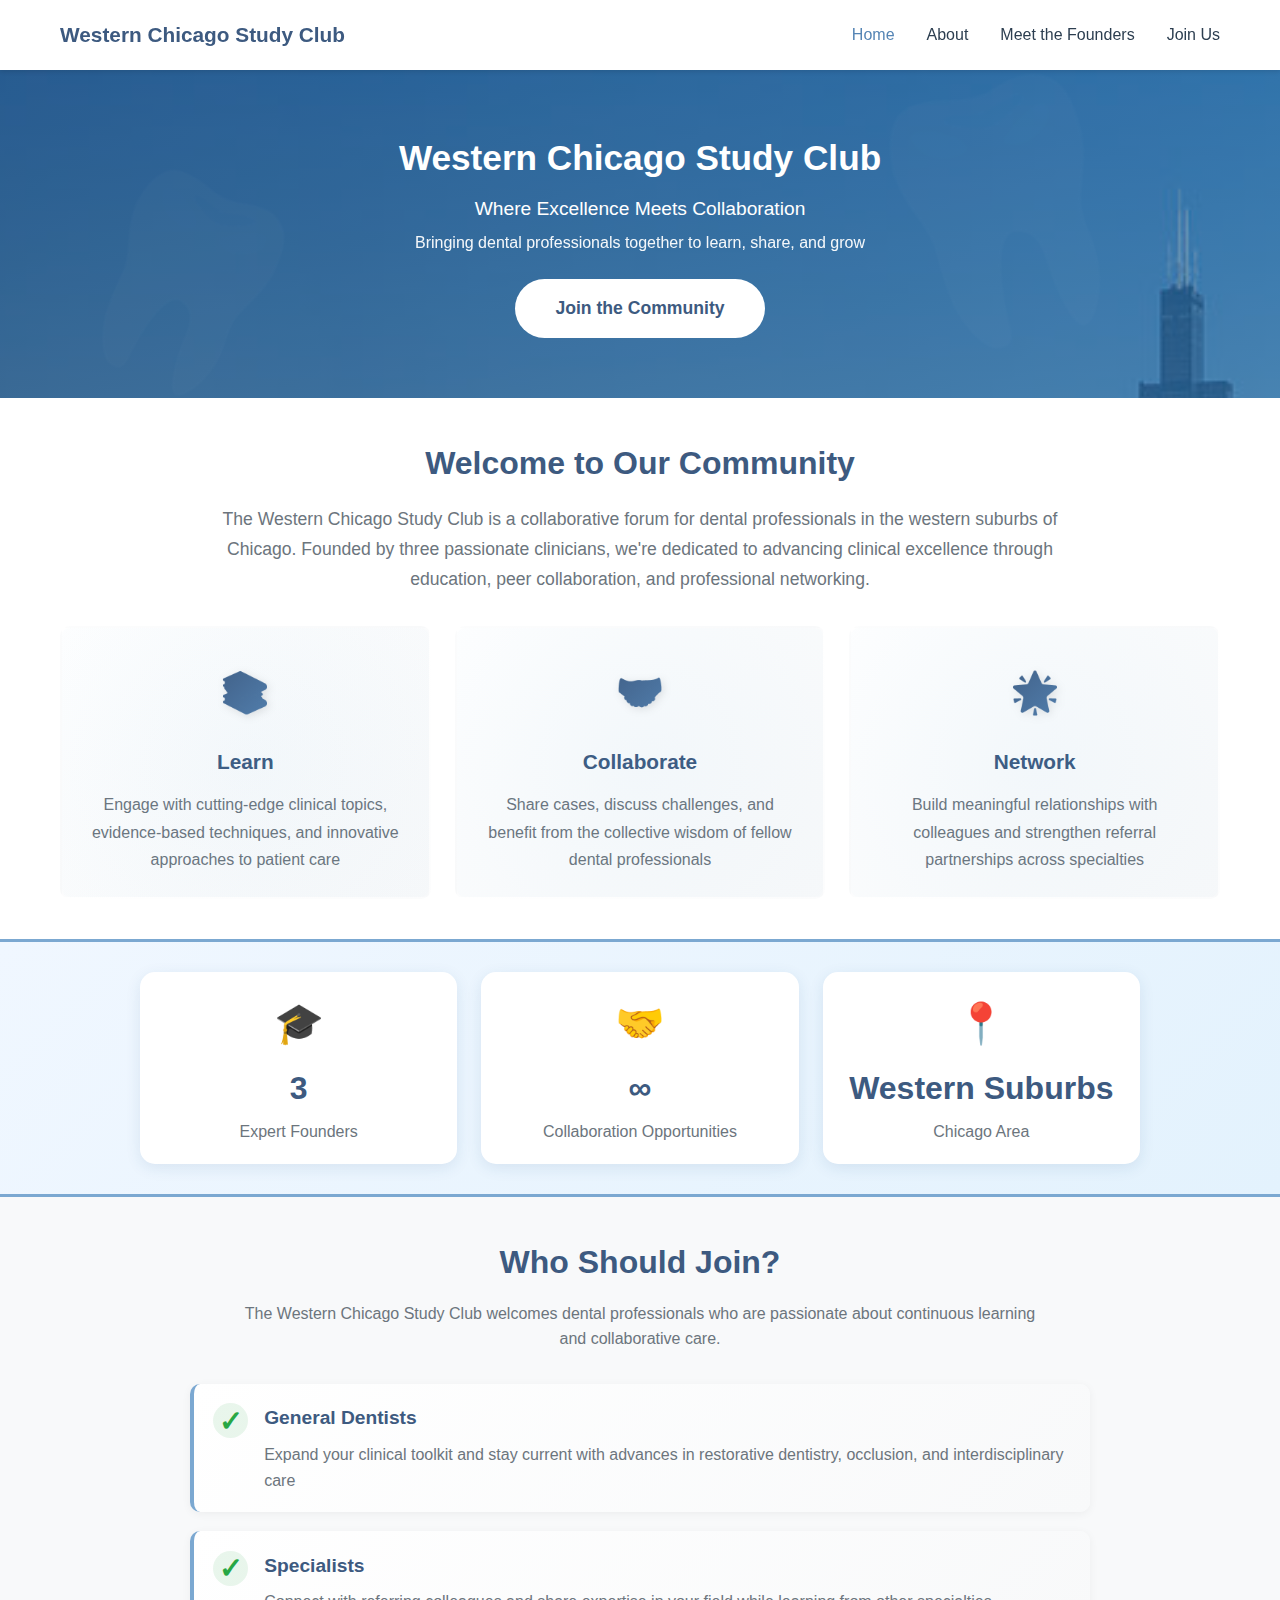
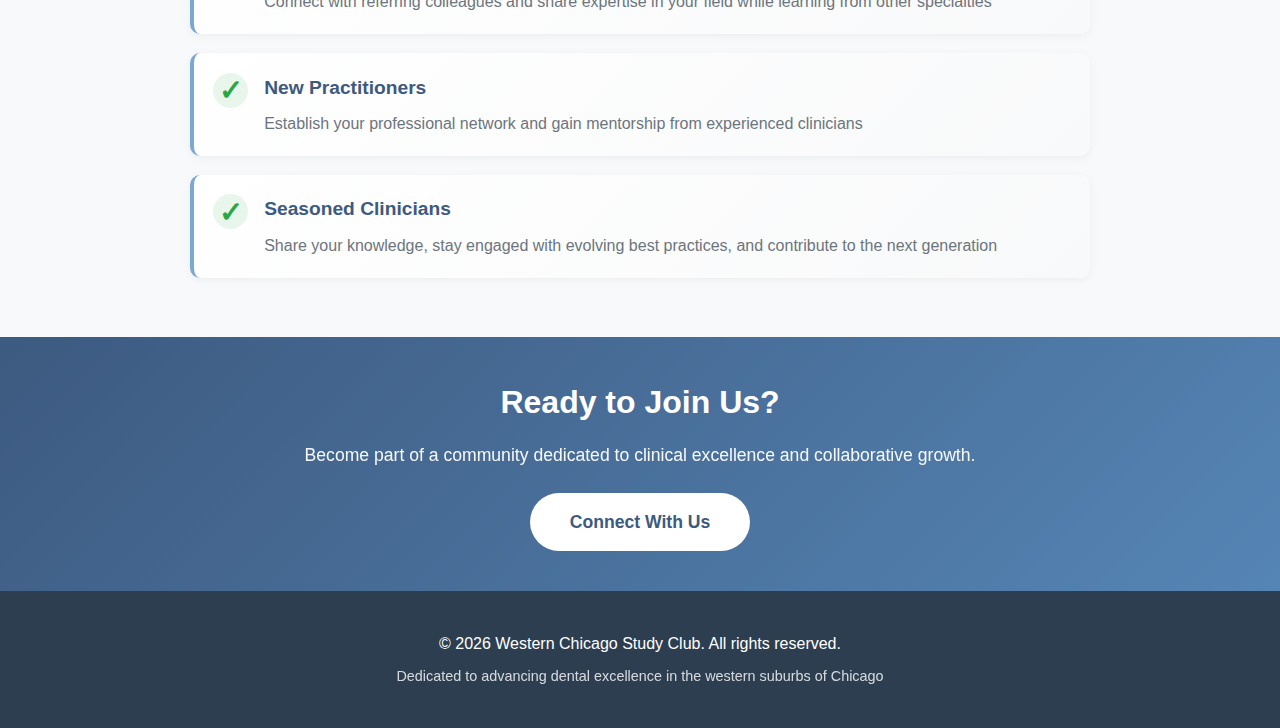
<file: index.html>
<!DOCTYPE html>
<html lang="en">
<head>
    <meta charset="UTF-8">
    <meta name="viewport" content="width=device-width, initial-scale=1.0">
    <title>Western Chicago Study Club - Learn, Collaborate, Network</title>
    <link rel="stylesheet" href="styles.css">
</head>
<body>
    <nav class="navbar">
        <div class="nav-container">
            <a href="index.html" class="logo">Western Chicago Study Club</a>
            <ul class="nav-menu">
                <li><a href="index.html" class="active">Home</a></li>
                <li><a href="about.html">About</a></li>
                <li><a href="founders.html">Meet the Founders</a></li>
                <li><a href="join.html">Join Us</a></li>
            </ul>
        </div>
    </nav>

    <section class="hero">
        <div class="hero-content">
            <h1>Western Chicago Study Club</h1>
            <p class="subtitle">Where Excellence Meets Collaboration</p>
            <p class="tagline">Bringing dental professionals together to learn, share, and grow</p>
            <a href="join.html" class="cta-button">Join the Community</a>
        </div>
    </section>

    <section class="intro">
        <div class="container">
            <h2>Welcome to Our Community</h2>
            <p class="lead">The Western Chicago Study Club is a collaborative forum for dental professionals in the western suburbs of Chicago. Founded by three passionate clinicians, we're dedicated to advancing clinical excellence through education, peer collaboration, and professional networking.</p>
            
            <div class="values-grid">
                <div class="value-card">
                    <div class="icon">📚</div>
                    <h3>Learn</h3>
                    <p>Engage with cutting-edge clinical topics, evidence-based techniques, and innovative approaches to patient care</p>
                </div>
                <div class="value-card">
                    <div class="icon">🤝</div>
                    <h3>Collaborate</h3>
                    <p>Share cases, discuss challenges, and benefit from the collective wisdom of fellow dental professionals</p>
                </div>
                <div class="value-card">
                    <div class="icon">🌟</div>
                    <h3>Network</h3>
                    <p>Build meaningful relationships with colleagues and strengthen referral partnerships across specialties</p>
                </div>
            </div>
        </div>
    </section>

    <section class="visual-banner">
        <div class="container">
            <div class="stats-row">
                <div class="stat-item">
                    <div class="stat-icon">🎓</div>
                    <div class="stat-number">3</div>
                    <div class="stat-label">Expert Founders</div>
                </div>
                <div class="stat-item">
                    <div class="stat-icon">🤝</div>
                    <div class="stat-number">∞</div>
                    <div class="stat-label">Collaboration Opportunities</div>
                </div>
                <div class="stat-item">
                    <div class="stat-icon">📍</div>
                    <div class="stat-number">Western Suburbs</div>
                    <div class="stat-label">Chicago Area</div>
                </div>
            </div>
        </div>
    </section>

    <section class="who-should-join">
        <div class="container">
            <h2>Who Should Join?</h2>
            <p class="section-intro">The Western Chicago Study Club welcomes dental professionals who are passionate about continuous learning and collaborative care.</p>
            
            <div class="audience-list">
                <div class="audience-item">
                    <span class="check">✓</span>
                    <div>
                        <h4>General Dentists</h4>
                        <p>Expand your clinical toolkit and stay current with advances in restorative dentistry, occlusion, and interdisciplinary care</p>
                    </div>
                </div>
                <div class="audience-item">
                    <span class="check">✓</span>
                    <div>
                        <h4>Specialists</h4>
                        <p>Connect with referring colleagues and share expertise in your field while learning from other specialties</p>
                    </div>
                </div>
                <div class="audience-item">
                    <span class="check">✓</span>
                    <div>
                        <h4>New Practitioners</h4>
                        <p>Establish your professional network and gain mentorship from experienced clinicians</p>
                    </div>
                </div>
                <div class="audience-item">
                    <span class="check">✓</span>
                    <div>
                        <h4>Seasoned Clinicians</h4>
                        <p>Share your knowledge, stay engaged with evolving best practices, and contribute to the next generation</p>
                    </div>
                </div>
            </div>
        </div>
    </section>

    <section class="cta-section">
        <div class="container">
            <h2>Ready to Join Us?</h2>
            <p>Become part of a community dedicated to clinical excellence and collaborative growth.</p>
            <a href="join.html" class="cta-button-secondary">Connect With Us</a>
        </div>
    </section>

    <footer>
        <div class="container">
            <p>&copy; 2026 Western Chicago Study Club. All rights reserved.</p>
            <p class="footer-note">Dedicated to advancing dental excellence in the western suburbs of Chicago</p>
        </div>
    </footer>
</body>
</html>
</file>
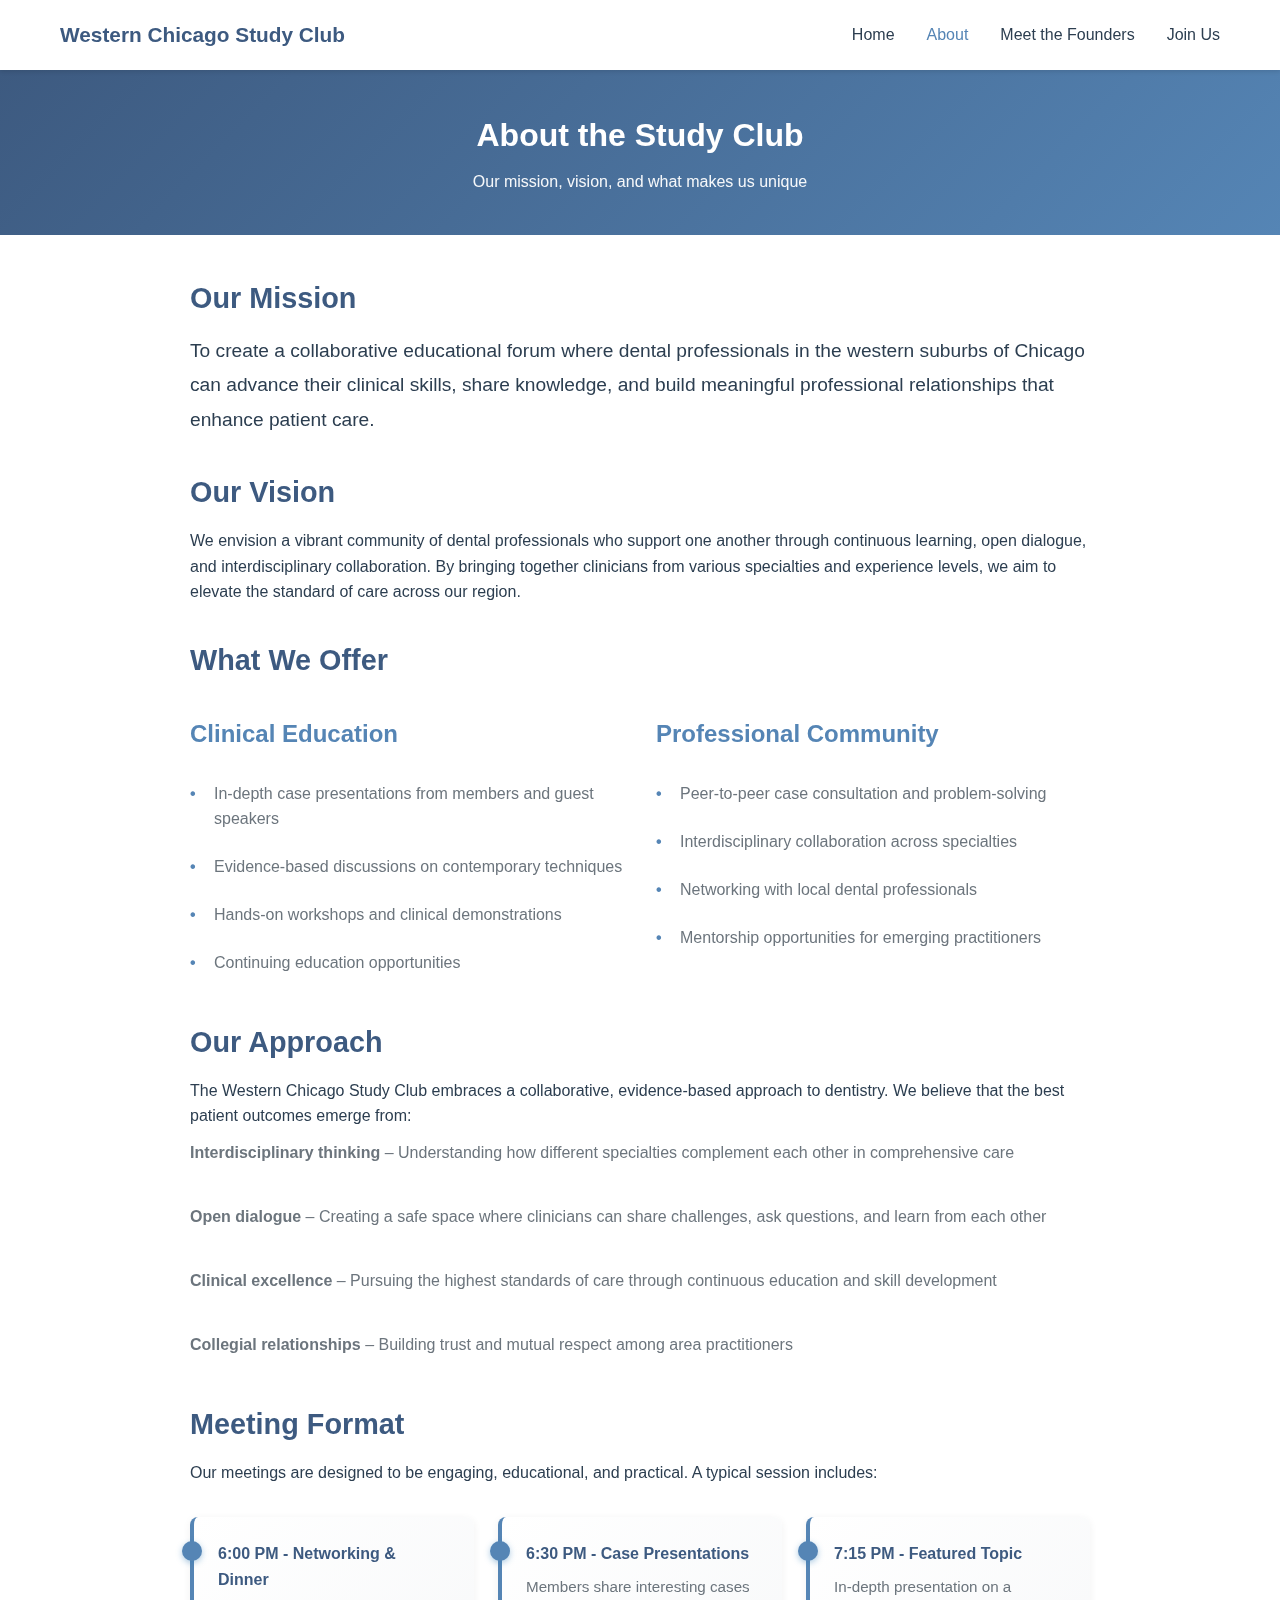
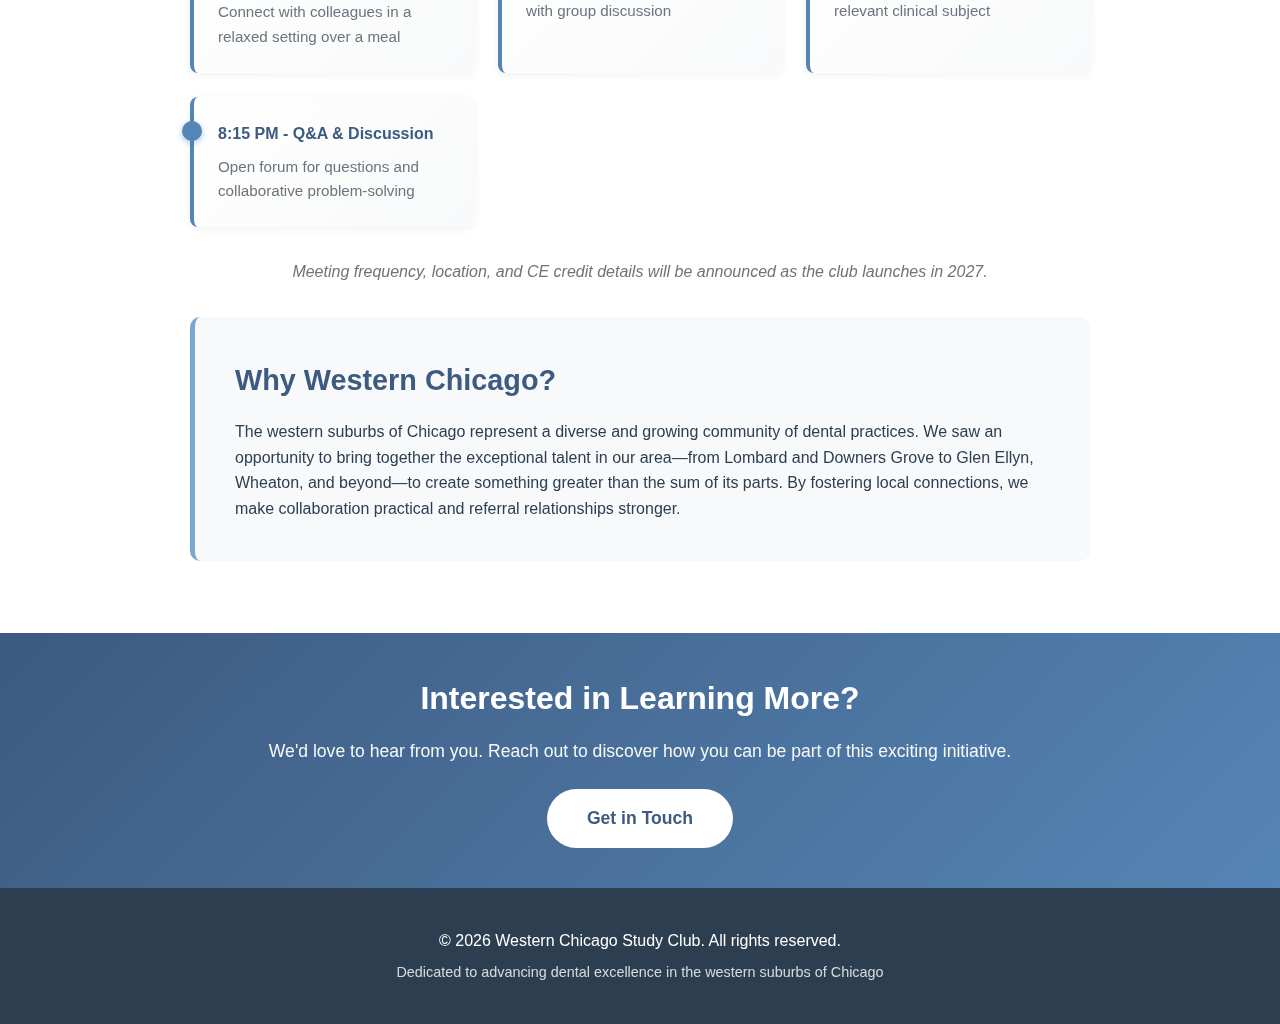
<file: about.html>
<!DOCTYPE html>
<html lang="en">
<head>
    <meta charset="UTF-8">
    <meta name="viewport" content="width=device-width, initial-scale=1.0">
    <title>About - Western Chicago Study Club</title>
    <link rel="stylesheet" href="styles.css">
</head>
<body>
    <nav class="navbar">
        <div class="nav-container">
            <a href="index.html" class="logo">Western Chicago Study Club</a>
            <ul class="nav-menu">
                <li><a href="index.html">Home</a></li>
                <li><a href="about.html" class="active">About</a></li>
                <li><a href="founders.html">Meet the Founders</a></li>
                <li><a href="join.html">Join Us</a></li>
            </ul>
        </div>
    </nav>

    <section class="page-header">
        <div class="container">
            <h1>About the Study Club</h1>
            <p>Our mission, vision, and what makes us unique</p>
        </div>
    </section>

    <section class="content-section">
        <div class="container">
            <div class="content-block">
                <h2>Our Mission</h2>
                <p class="large-text">To create a collaborative educational forum where dental professionals in the western suburbs of Chicago can advance their clinical skills, share knowledge, and build meaningful professional relationships that enhance patient care.</p>
            </div>

            <div class="content-block">
                <h2>Our Vision</h2>
                <p>We envision a vibrant community of dental professionals who support one another through continuous learning, open dialogue, and interdisciplinary collaboration. By bringing together clinicians from various specialties and experience levels, we aim to elevate the standard of care across our region.</p>
            </div>

            <div class="content-block">
                <h2>What We Offer</h2>
                <div class="two-column">
                    <div>
                        <h3>Clinical Education</h3>
                        <ul class="feature-list">
                            <li>In-depth case presentations from members and guest speakers</li>
                            <li>Evidence-based discussions on contemporary techniques</li>
                            <li>Hands-on workshops and clinical demonstrations</li>
                            <li>Continuing education opportunities</li>
                        </ul>
                    </div>
                    <div>
                        <h3>Professional Community</h3>
                        <ul class="feature-list">
                            <li>Peer-to-peer case consultation and problem-solving</li>
                            <li>Interdisciplinary collaboration across specialties</li>
                            <li>Networking with local dental professionals</li>
                            <li>Mentorship opportunities for emerging practitioners</li>
                        </ul>
                    </div>
                </div>
            </div>

            <div class="content-block">
                <h2>Our Approach</h2>
                <p>The Western Chicago Study Club embraces a collaborative, evidence-based approach to dentistry. We believe that the best patient outcomes emerge from:</p>
                <ul class="principle-list">
                    <li><strong>Interdisciplinary thinking</strong> – Understanding how different specialties complement each other in comprehensive care</li>
                    <li><strong>Open dialogue</strong> – Creating a safe space where clinicians can share challenges, ask questions, and learn from each other</li>
                    <li><strong>Clinical excellence</strong> – Pursuing the highest standards of care through continuous education and skill development</li>
                    <li><strong>Collegial relationships</strong> – Building trust and mutual respect among area practitioners</li>
                </ul>
            </div>

            <div class="content-block">
                <h2>Meeting Format</h2>
                <p>Our meetings are designed to be engaging, educational, and practical. A typical session includes:</p>
                <div class="format-grid">
                    <div class="format-item">
                        <h4>6:00 PM - Networking & Dinner</h4>
                        <p>Connect with colleagues in a relaxed setting over a meal</p>
                    </div>
                    <div class="format-item">
                        <h4>6:30 PM - Case Presentations</h4>
                        <p>Members share interesting cases with group discussion</p>
                    </div>
                    <div class="format-item">
                        <h4>7:15 PM - Featured Topic</h4>
                        <p>In-depth presentation on a relevant clinical subject</p>
                    </div>
                    <div class="format-item">
                        <h4>8:15 PM - Q&A & Discussion</h4>
                        <p>Open forum for questions and collaborative problem-solving</p>
                    </div>
                </div>
                <p class="meeting-note"><em>Meeting frequency, location, and CE credit details will be announced as the club launches in 2027.</em></p>
            </div>

            <div class="content-block highlight-box">
                <h2>Why Western Chicago?</h2>
                <p>The western suburbs of Chicago represent a diverse and growing community of dental practices. We saw an opportunity to bring together the exceptional talent in our area—from Lombard and Downers Grove to Glen Ellyn, Wheaton, and beyond—to create something greater than the sum of its parts. By fostering local connections, we make collaboration practical and referral relationships stronger.</p>
            </div>
        </div>
    </section>

    <section class="cta-section">
        <div class="container">
            <h2>Interested in Learning More?</h2>
            <p>We'd love to hear from you. Reach out to discover how you can be part of this exciting initiative.</p>
            <a href="join.html" class="cta-button-secondary">Get in Touch</a>
        </div>
    </section>

    <footer>
        <div class="container">
            <p>&copy; 2026 Western Chicago Study Club. All rights reserved.</p>
            <p class="footer-note">Dedicated to advancing dental excellence in the western suburbs of Chicago</p>
        </div>
    </footer>
</body>
</html>
</file>
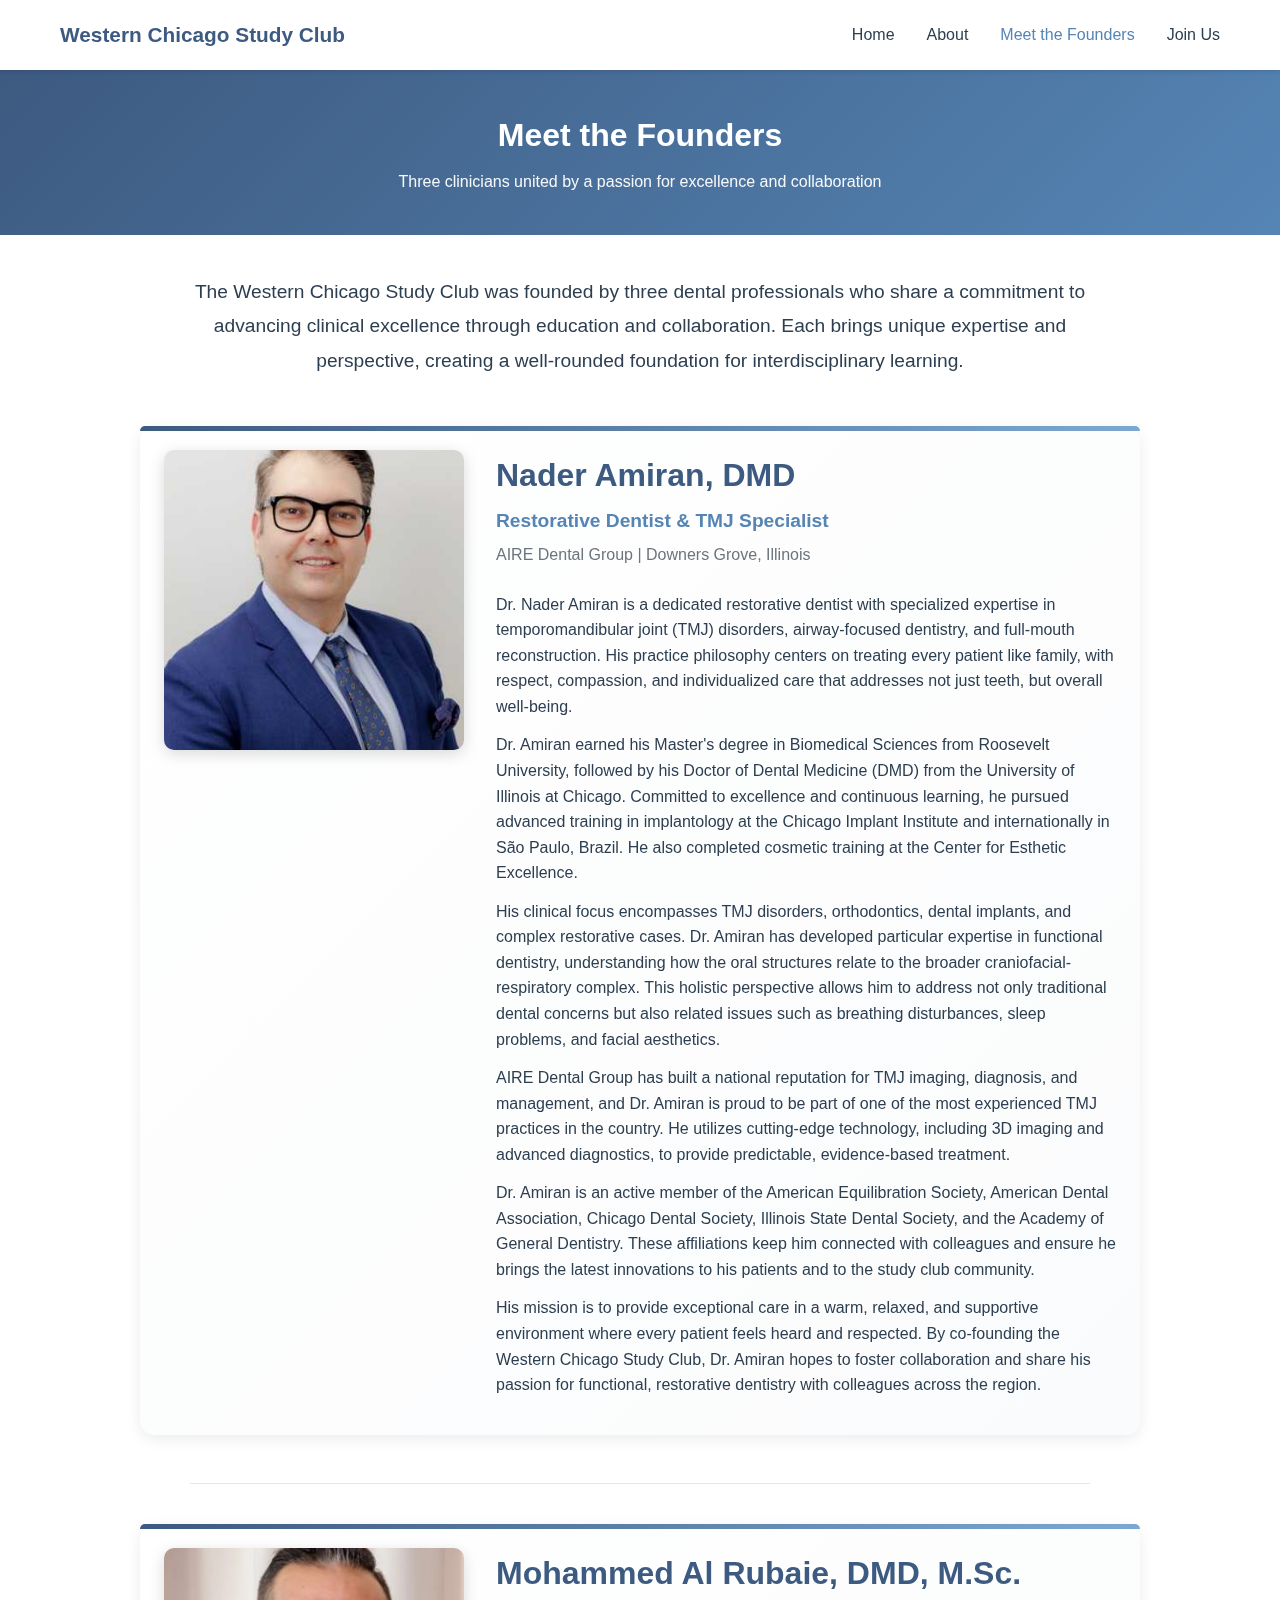
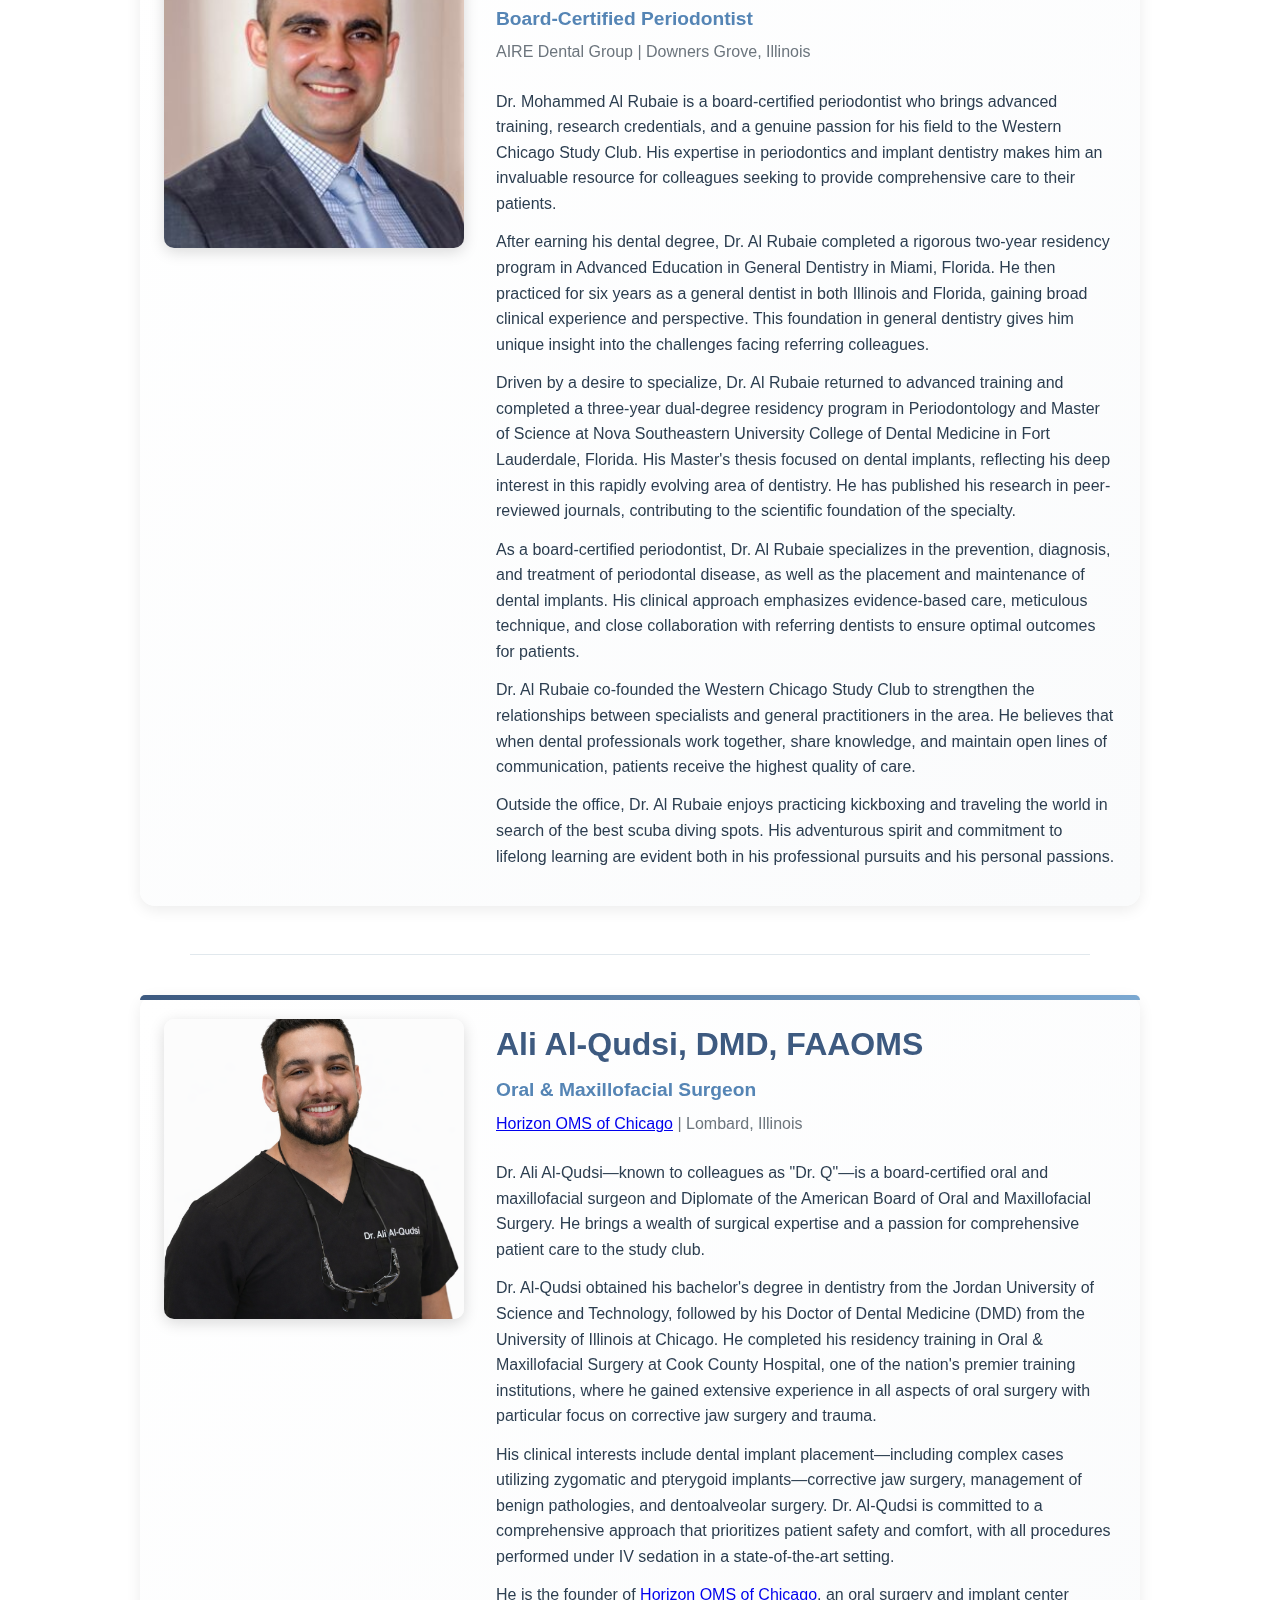
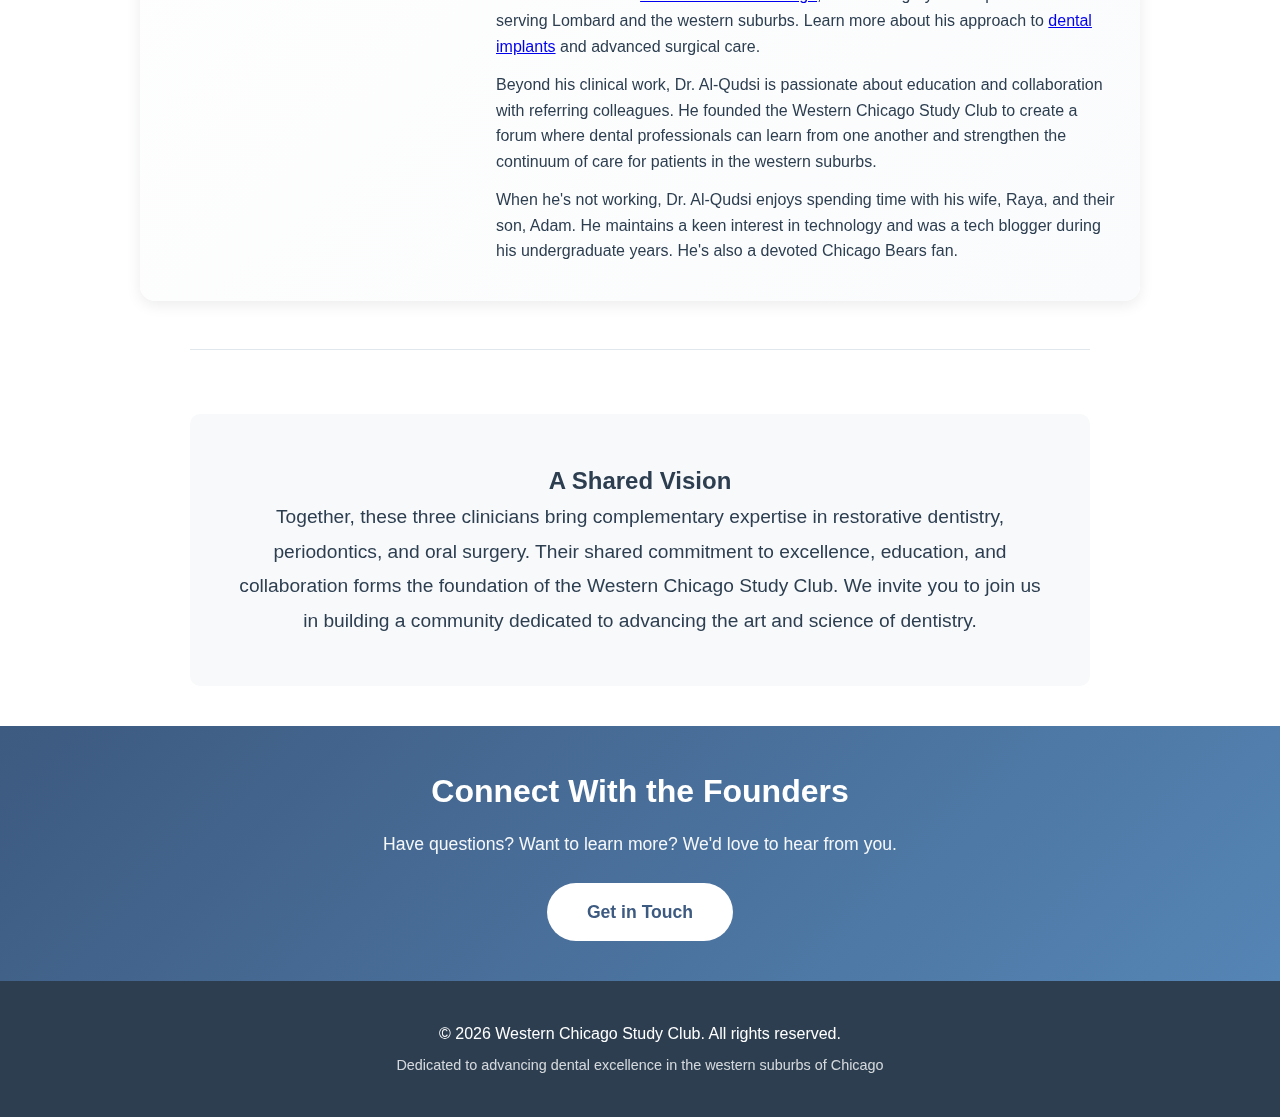
<file: founders.html>
<!DOCTYPE html>
<html lang="en">
<head>
    <meta charset="UTF-8">
    <meta name="viewport" content="width=device-width, initial-scale=1.0">
    <title>Meet the Founders - Western Chicago Study Club</title>
    <link rel="stylesheet" href="styles.css">
</head>
<body>
    <nav class="navbar">
        <div class="nav-container">
            <a href="index.html" class="logo">Western Chicago Study Club</a>
            <ul class="nav-menu">
                <li><a href="index.html">Home</a></li>
                <li><a href="about.html">About</a></li>
                <li><a href="founders.html" class="active">Meet the Founders</a></li>
                <li><a href="join.html">Join Us</a></li>
            </ul>
        </div>
    </nav>

    <section class="page-header">
        <div class="container">
            <h1>Meet the Founders</h1>
            <p>Three clinicians united by a passion for excellence and collaboration</p>
        </div>
    </section>

    <section class="content-section">
        <div class="container">
            <div class="intro-text">
                <p class="large-text">The Western Chicago Study Club was founded by three dental professionals who share a commitment to advancing clinical excellence through education and collaboration. Each brings unique expertise and perspective, creating a well-rounded foundation for interdisciplinary learning.</p>
            </div>

            <!-- Dr. Nader Amiran - FIRST -->
            <div class="founder-profile">
                <img src="dr-amiran.jpg" alt="Dr. Nader Amiran" class="founder-image">
                <div class="founder-info">
                    <h2>Nader Amiran, DMD</h2>
                    <p class="title">Restorative Dentist & TMJ Specialist</p>
                    <p class="practice">AIRE Dental Group | Downers Grove, Illinois</p>
                    
                    <div class="bio">
                        <p>Dr. Nader Amiran is a dedicated restorative dentist with specialized expertise in temporomandibular joint (TMJ) disorders, airway-focused dentistry, and full-mouth reconstruction. His practice philosophy centers on treating every patient like family, with respect, compassion, and individualized care that addresses not just teeth, but overall well-being.</p>
                        
                        <p>Dr. Amiran earned his Master's degree in Biomedical Sciences from Roosevelt University, followed by his Doctor of Dental Medicine (DMD) from the University of Illinois at Chicago. Committed to excellence and continuous learning, he pursued advanced training in implantology at the Chicago Implant Institute and internationally in São Paulo, Brazil. He also completed cosmetic training at the Center for Esthetic Excellence.</p>
                        
                        <p>His clinical focus encompasses TMJ disorders, orthodontics, dental implants, and complex restorative cases. Dr. Amiran has developed particular expertise in functional dentistry, understanding how the oral structures relate to the broader craniofacial-respiratory complex. This holistic perspective allows him to address not only traditional dental concerns but also related issues such as breathing disturbances, sleep problems, and facial aesthetics.</p>
                        
                        <p>AIRE Dental Group has built a national reputation for TMJ imaging, diagnosis, and management, and Dr. Amiran is proud to be part of one of the most experienced TMJ practices in the country. He utilizes cutting-edge technology, including 3D imaging and advanced diagnostics, to provide predictable, evidence-based treatment.</p>
                        
                        <p>Dr. Amiran is an active member of the American Equilibration Society, American Dental Association, Chicago Dental Society, Illinois State Dental Society, and the Academy of General Dentistry. These affiliations keep him connected with colleagues and ensure he brings the latest innovations to his patients and to the study club community.</p>
                        
                        <p>His mission is to provide exceptional care in a warm, relaxed, and supportive environment where every patient feels heard and respected. By co-founding the Western Chicago Study Club, Dr. Amiran hopes to foster collaboration and share his passion for functional, restorative dentistry with colleagues across the region.</p>
                    </div>
                </div>
            </div>

            <div class="divider"></div>

            <!-- Dr. Mohammed Al Rubaie - SECOND -->
            <div class="founder-profile">
                <img src="dr-rubaie.jpg" alt="Dr. Mohammed Al Rubaie" class="founder-image">
                <div class="founder-info">
                    <h2>Mohammed Al Rubaie, DMD, M.Sc.</h2>
                    <p class="title">Board-Certified Periodontist</p>
                    <p class="practice">AIRE Dental Group | Downers Grove, Illinois</p>
                    
                    <div class="bio">
                        <p>Dr. Mohammed Al Rubaie is a board-certified periodontist who brings advanced training, research credentials, and a genuine passion for his field to the Western Chicago Study Club. His expertise in periodontics and implant dentistry makes him an invaluable resource for colleagues seeking to provide comprehensive care to their patients.</p>
                        
                        <p>After earning his dental degree, Dr. Al Rubaie completed a rigorous two-year residency program in Advanced Education in General Dentistry in Miami, Florida. He then practiced for six years as a general dentist in both Illinois and Florida, gaining broad clinical experience and perspective. This foundation in general dentistry gives him unique insight into the challenges facing referring colleagues.</p>
                        
                        <p>Driven by a desire to specialize, Dr. Al Rubaie returned to advanced training and completed a three-year dual-degree residency program in Periodontology and Master of Science at Nova Southeastern University College of Dental Medicine in Fort Lauderdale, Florida. His Master's thesis focused on dental implants, reflecting his deep interest in this rapidly evolving area of dentistry. He has published his research in peer-reviewed journals, contributing to the scientific foundation of the specialty.</p>
                        
                        <p>As a board-certified periodontist, Dr. Al Rubaie specializes in the prevention, diagnosis, and treatment of periodontal disease, as well as the placement and maintenance of dental implants. His clinical approach emphasizes evidence-based care, meticulous technique, and close collaboration with referring dentists to ensure optimal outcomes for patients.</p>
                        
                        <p>Dr. Al Rubaie co-founded the Western Chicago Study Club to strengthen the relationships between specialists and general practitioners in the area. He believes that when dental professionals work together, share knowledge, and maintain open lines of communication, patients receive the highest quality of care.</p>
                        
                        <p>Outside the office, Dr. Al Rubaie enjoys practicing kickboxing and traveling the world in search of the best scuba diving spots. His adventurous spirit and commitment to lifelong learning are evident both in his professional pursuits and his personal passions.</p>
                    </div>
                </div>
            </div>

            <div class="divider"></div>

            <!-- Dr. Ali Al-Qudsi - THIRD (LAST) -->
            <div class="founder-profile">
                <img src="dr-alqudsi.png" alt="Dr. Ali Al-Qudsi" class="founder-image">
                <div class="founder-info">
                    <h2>Ali Al-Qudsi, DMD, FAAOMS</h2>
                    <p class="title">Oral & Maxillofacial Surgeon</p>
                    <p class="practice">
                        <a href="https://horizon-oms.com/" target="_blank" rel="noopener">Horizon OMS of Chicago</a> | Lombard, Illinois
                    </p>
                    
                    <div class="bio">
                        <p>Dr. Ali Al-Qudsi—known to colleagues as "Dr. Q"—is a board-certified oral and maxillofacial surgeon and Diplomate of the American Board of Oral and Maxillofacial Surgery. He brings a wealth of surgical expertise and a passion for comprehensive patient care to the study club.</p>
                        
                        <p>Dr. Al-Qudsi obtained his bachelor's degree in dentistry from the Jordan University of Science and Technology, followed by his Doctor of Dental Medicine (DMD) from the University of Illinois at Chicago. He completed his residency training in Oral & Maxillofacial Surgery at Cook County Hospital, one of the nation's premier training institutions, where he gained extensive experience in all aspects of oral surgery with particular focus on corrective jaw surgery and trauma.</p>
                        
                        <p>His clinical interests include dental implant placement—including complex cases utilizing zygomatic and pterygoid implants—corrective jaw surgery, management of benign pathologies, and dentoalveolar surgery. Dr. Al-Qudsi is committed to a comprehensive approach that prioritizes patient safety and comfort, with all procedures performed under IV sedation in a state-of-the-art setting.</p>
                        
                        <p>He is the founder of <a href="https://horizon-oms.com/" target="_blank" rel="noopener">Horizon OMS of Chicago</a>, an oral surgery and implant center serving Lombard and the western suburbs. Learn more about his approach to <a href="https://horizon-oms.com/dental-implants.html" target="_blank" rel="noopener">dental implants</a> and advanced surgical care.</p>
                        
                        <p>Beyond his clinical work, Dr. Al-Qudsi is passionate about education and collaboration with referring colleagues. He founded the Western Chicago Study Club to create a forum where dental professionals can learn from one another and strengthen the continuum of care for patients in the western suburbs.</p>
                        
                        <p>When he's not working, Dr. Al-Qudsi enjoys spending time with his wife, Raya, and their son, Adam. He maintains a keen interest in technology and was a tech blogger during his undergraduate years. He's also a devoted Chicago Bears fan.</p>
                    </div>
                </div>
            </div>

            <div class="divider"></div>

            <div class="closing-message">
                <h2>A Shared Vision</h2>
                <p class="large-text">Together, these three clinicians bring complementary expertise in restorative dentistry, periodontics, and oral surgery. Their shared commitment to excellence, education, and collaboration forms the foundation of the Western Chicago Study Club. We invite you to join us in building a community dedicated to advancing the art and science of dentistry.</p>
            </div>
        </div>
    </section>

    <section class="cta-section">
        <div class="container">
            <h2>Connect With the Founders</h2>
            <p>Have questions? Want to learn more? We'd love to hear from you.</p>
            <a href="join.html" class="cta-button-secondary">Get in Touch</a>
        </div>
    </section>

    <footer>
        <div class="container">
            <p>&copy; 2026 Western Chicago Study Club. All rights reserved.</p>
            <p class="footer-note">Dedicated to advancing dental excellence in the western suburbs of Chicago</p>
        </div>
    </footer>
</body>
</html>
</file>
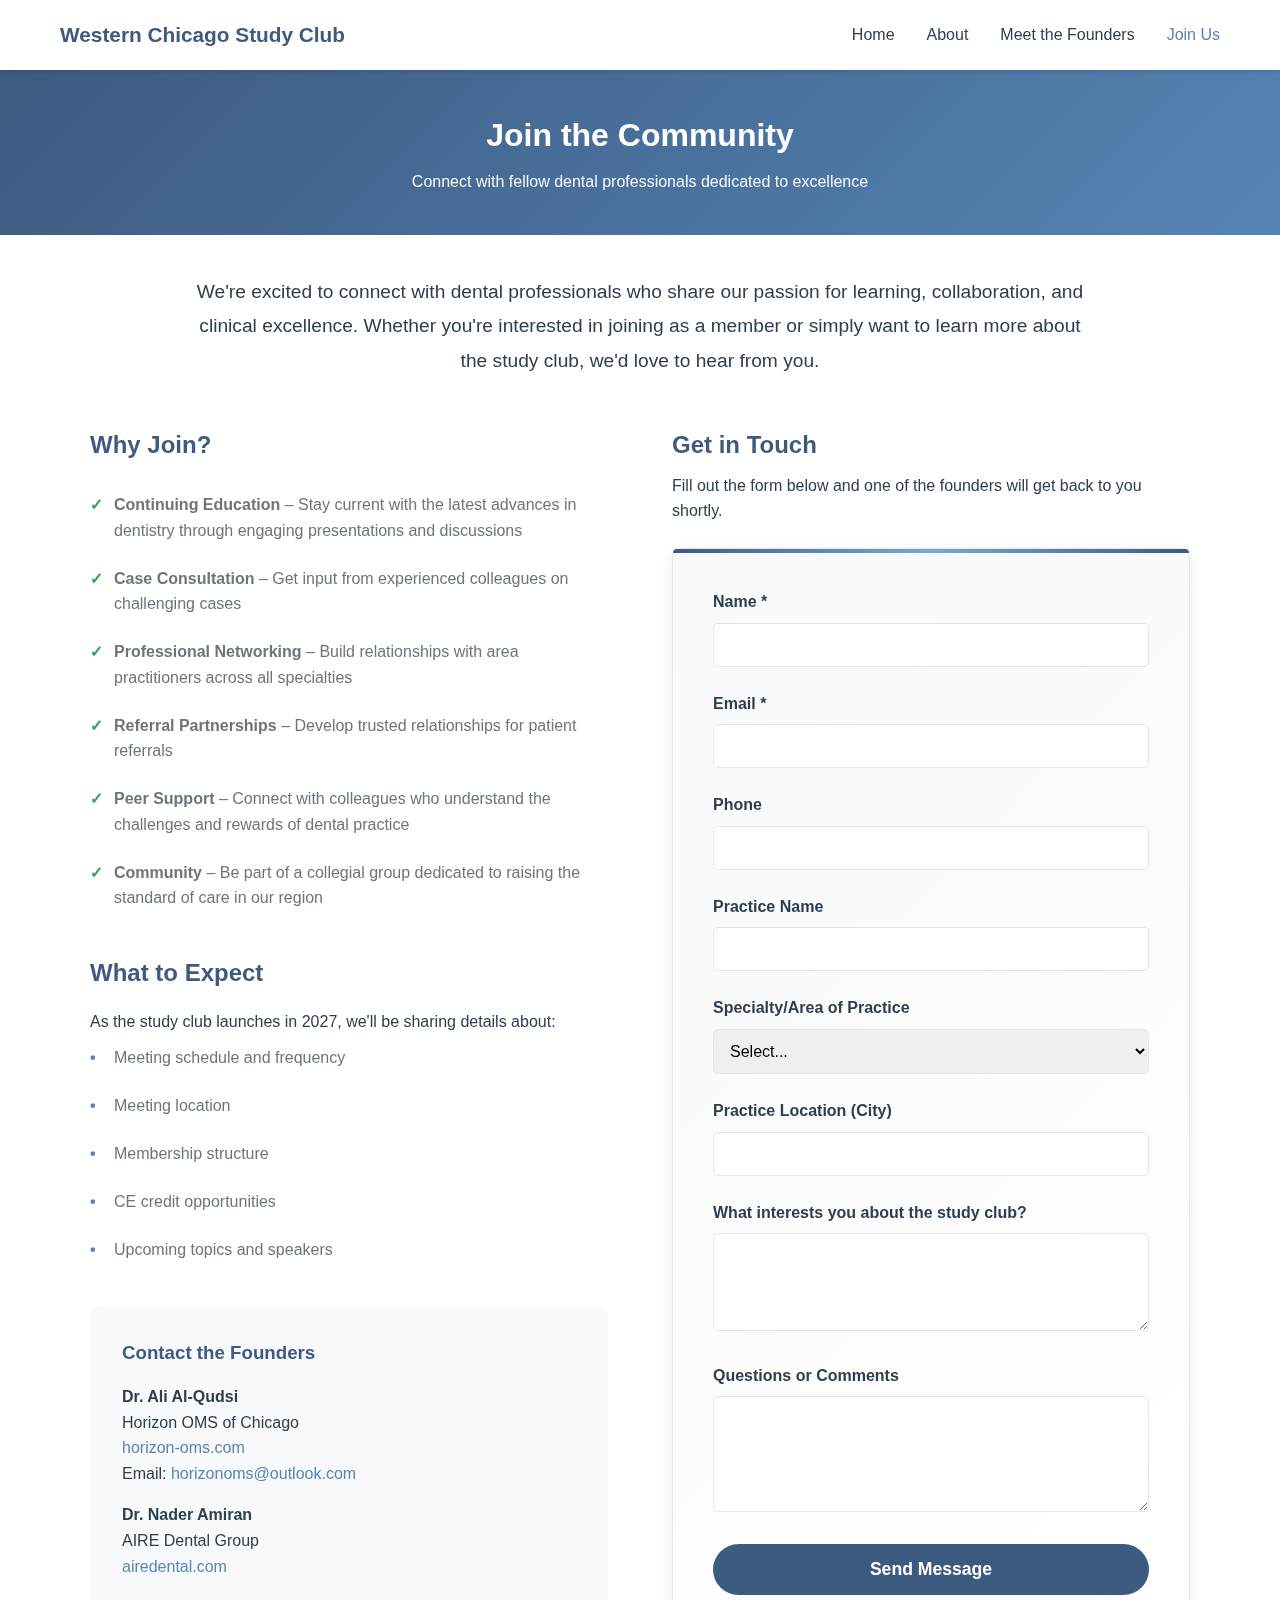
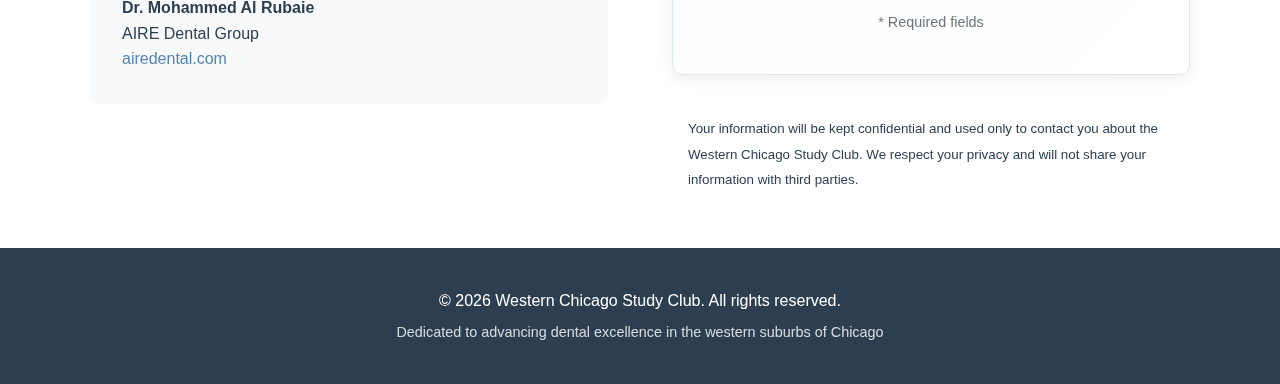
<file: join.html>
<!DOCTYPE html>
<html lang="en">
<head>
    <meta charset="UTF-8">
    <meta name="viewport" content="width=device-width, initial-scale=1.0">
    <title>Join Us - Western Chicago Study Club</title>
    <link rel="stylesheet" href="styles.css">
</head>
<body>
    <nav class="navbar">
        <div class="nav-container">
            <a href="index.html" class="logo">Western Chicago Study Club</a>
            <ul class="nav-menu">
                <li><a href="index.html">Home</a></li>
                <li><a href="about.html">About</a></li>
                <li><a href="founders.html">Meet the Founders</a></li>
                <li><a href="join.html" class="active">Join Us</a></li>
            </ul>
        </div>
    </nav>

    <section class="page-header">
        <div class="container">
            <h1>Join the Community</h1>
            <p>Connect with fellow dental professionals dedicated to excellence</p>
        </div>
    </section>

    <section class="content-section">
        <div class="container">
            <div class="intro-text">
                <p class="large-text">We're excited to connect with dental professionals who share our passion for learning, collaboration, and clinical excellence. Whether you're interested in joining as a member or simply want to learn more about the study club, we'd love to hear from you.</p>
            </div>

            <div class="two-column-join">
                <div class="join-info">
                    <h2>Why Join?</h2>
                    <ul class="benefits-list">
                        <li><strong>Continuing Education</strong> – Stay current with the latest advances in dentistry through engaging presentations and discussions</li>
                        <li><strong>Case Consultation</strong> – Get input from experienced colleagues on challenging cases</li>
                        <li><strong>Professional Networking</strong> – Build relationships with area practitioners across all specialties</li>
                        <li><strong>Referral Partnerships</strong> – Develop trusted relationships for patient referrals</li>
                        <li><strong>Peer Support</strong> – Connect with colleagues who understand the challenges and rewards of dental practice</li>
                        <li><strong>Community</strong> – Be part of a collegial group dedicated to raising the standard of care in our region</li>
                    </ul>

                    <h2 style="margin-top: 2rem;">What to Expect</h2>
                    <p>As the study club launches in 2027, we'll be sharing details about:</p>
                    <ul class="details-list">
                        <li>Meeting schedule and frequency</li>
                        <li>Meeting location</li>
                        <li>Membership structure</li>
                        <li>CE credit opportunities</li>
                        <li>Upcoming topics and speakers</li>
                    </ul>

                    <div class="contact-info-box">
                        <h3>Contact the Founders</h3>
                        <p><strong>Dr. Ali Al-Qudsi</strong><br>
                        Horizon OMS of Chicago<br>
                        <a href="https://horizon-oms.com" target="_blank">horizon-oms.com</a><br>
                        Email: <a href="mailto:horizonoms@outlook.com">horizonoms@outlook.com</a></p>
                        
                        <p style="margin-top: 1rem;"><strong>Dr. Nader Amiran</strong><br>
                        AIRE Dental Group<br>
                        <a href="https://airedental.com" target="_blank">airedental.com</a></p>
                        
                        <p style="margin-top: 1rem;"><strong>Dr. Mohammed Al Rubaie</strong><br>
                        AIRE Dental Group<br>
                        <a href="https://airedental.com" target="_blank">airedental.com</a></p>
                    </div>
                </div>

                <div class="contact-form-section">
                    <h2>Get in Touch</h2>
                    <p>Fill out the form below and one of the founders will get back to you shortly.</p>
                    
                    <form class="contact-form" action="https://formspree.io/f/xojllkkq" method="POST">
                        <!-- Note: Sign up at formspree.io and replace YOUR_FORM_ID with your actual form ID -->
                        <!-- Submissions will go to: westernchicagostudyclub@gmail.com -->
                        <input type="hidden" name="_replyto" value="westernchicagostudyclub@gmail.com">
                        <div class="form-group">
                            <label for="name">Name *</label>
                            <input type="text" id="name" name="name" required>
                        </div>

                        <div class="form-group">
                            <label for="email">Email *</label>
                            <input type="email" id="email" name="email" required>
                        </div>

                        <div class="form-group">
                            <label for="phone">Phone</label>
                            <input type="tel" id="phone" name="phone">
                        </div>

                        <div class="form-group">
                            <label for="practice">Practice Name</label>
                            <input type="text" id="practice" name="practice">
                        </div>

                        <div class="form-group">
                            <label for="specialty">Specialty/Area of Practice</label>
                            <select id="specialty" name="specialty">
                                <option value="">Select...</option>
                                <option value="general">General Dentistry</option>
                                <option value="endo">Endodontics</option>
                                <option value="ortho">Orthodontics</option>
                                <option value="perio">Periodontics</option>
                                <option value="pros">Prosthodontics</option>
                                <option value="oms">Oral & Maxillofacial Surgery</option>
                                <option value="pedo">Pediatric Dentistry</option>
                                <option value="other">Other</option>
                            </select>
                        </div>

                        <div class="form-group">
                            <label for="location">Practice Location (City)</label>
                            <input type="text" id="location" name="location">
                        </div>

                        <div class="form-group">
                            <label for="interest">What interests you about the study club?</label>
                            <textarea id="interest" name="interest" rows="4"></textarea>
                        </div>

                        <div class="form-group">
                            <label for="message">Questions or Comments</label>
                            <textarea id="message" name="message" rows="5"></textarea>
                        </div>

                        <button type="submit" class="submit-button">Send Message</button>
                        
                        <p class="form-note">* Required fields</p>
                    </form>

                    <div class="privacy-note">
                        <p><small>Your information will be kept confidential and used only to contact you about the Western Chicago Study Club. We respect your privacy and will not share your information with third parties.</small></p>
                    </div>
                </div>
            </div>
        </div>
    </section>

    <footer>
        <div class="container">
            <p>&copy; 2026 Western Chicago Study Club. All rights reserved.</p>
            <p class="footer-note">Dedicated to advancing dental excellence in the western suburbs of Chicago</p>
        </div>
    </footer>

    <script>
        // Form submission handling
        const form = document.querySelector('.contact-form');
        if (form) {
            form.addEventListener('submit', function(e) {
                // Note: Replace formspree.io URL with actual endpoint
                // This is a placeholder for demonstration
                const submitButton = form.querySelector('.submit-button');
                submitButton.textContent = 'Sending...';
                submitButton.disabled = true;
            });
        }
    </script>
</body>
</html>
</file>
<file: styles.css>
/* Western Chicago Study Club - Styles */

/* Reset and Base Styles */
* {
    margin: 0;
    padding: 0;
    box-sizing: border-box;
}

:root {
    --primary-color: #3d5a80;
    --secondary-color: #5585b5;
    --accent-color: #7ba8d1;
    --text-dark: #2c3e50;
    --text-light: #6c757d;
    --border-color: #e1e8ed;
    --bg-light: #f8f9fa;
    --white: #ffffff;
    --success: #28a745;
}

body {
    font-family: 'Segoe UI', Tahoma, Geneva, Verdana, sans-serif;
    line-height: 1.6;
    color: var(--text-dark);
    background-color: var(--white);
}

.container {
    max-width: 1200px;
    margin: 0 auto;
    padding: 0 20px;
}

/* Dental Pattern Background */
body::before {
    content: "";
    position: fixed;
    top: 0;
    left: 0;
    width: 100%;
    height: 100%;
    opacity: 0.02;
    z-index: -1;
    background-image: 
        radial-gradient(circle at 20% 50%, rgba(30, 77, 123, 0.1) 0%, transparent 50%),
        radial-gradient(circle at 80% 80%, rgba(44, 123, 182, 0.1) 0%, transparent 50%);
}

/* Navigation */
.navbar {
    background-color: var(--white);
    box-shadow: 0 2px 4px rgba(0,0,0,0.1);
    position: sticky;
    top: 0;
    z-index: 1000;
}

.nav-container {
    max-width: 1200px;
    margin: 0 auto;
    padding: 0 20px;
    display: flex;
    justify-content: space-between;
    align-items: center;
    height: 70px;
}

.logo {
    font-size: 1.3rem;
    font-weight: 600;
    color: var(--primary-color);
    text-decoration: none;
}

.nav-menu {
    display: flex;
    list-style: none;
    gap: 2rem;
}

.nav-menu a {
    text-decoration: none;
    color: var(--text-dark);
    font-weight: 500;
    transition: color 0.3s ease;
}

.nav-menu a:hover,
.nav-menu a.active {
    color: var(--secondary-color);
}

/* Hero Section */
.hero {
    background: linear-gradient(135deg, rgba(30, 77, 123, 0.75) 0%, rgba(44, 123, 182, 0.70) 100%), 
                url('chicago-skyline.jpg') center center;
    background-size: cover;
    background-attachment: fixed;
    color: var(--white);
    padding: 60px 20px;
    text-align: center;
    position: relative;
    overflow: hidden;
}

.hero::before {
    content: "🦷";
    position: absolute;
    font-size: 15rem;
    opacity: 0.02;
    top: -50px;
    right: 10%;
    transform: rotate(-15deg);
    animation: float 6s ease-in-out infinite;
}

.hero::after {
    content: "🦷";
    position: absolute;
    font-size: 12rem;
    opacity: 0.02;
    bottom: -40px;
    left: 5%;
    transform: rotate(25deg);
    animation: float 8s ease-in-out infinite;
    animation-delay: 1s;
}

@keyframes float {
    0%, 100% { transform: translateY(0) rotate(-15deg); }
    50% { transform: translateY(-20px) rotate(-10deg); }
}

.hero-content h1 {
    font-size: 2.2rem;
    margin-bottom: 0.5rem;
    font-weight: 700;
}

.subtitle {
    font-size: 1.2rem;
    margin-bottom: 0.3rem;
    font-weight: 300;
}

.tagline {
    font-size: 1rem;
    margin-bottom: 1.5rem;
    opacity: 0.95;
}

.cta-button {
    display: inline-block;
    background-color: var(--white);
    color: var(--primary-color);
    padding: 15px 40px;
    border-radius: 50px;
    text-decoration: none;
    font-weight: 600;
    font-size: 1.1rem;
    transition: transform 0.3s ease, box-shadow 0.3s ease;
}

.cta-button:hover {
    transform: translateY(-2px);
    box-shadow: 0 10px 20px rgba(0,0,0,0.2);
}

/* Intro Section */
.intro {
    padding: 40px 20px;
    background-color: var(--white);
}

.intro h2 {
    text-align: center;
    font-size: 2rem;
    color: var(--primary-color);
    margin-bottom: 1rem;
}

.lead {
    text-align: center;
    font-size: 1.1rem;
    color: var(--text-light);
    max-width: 900px;
    margin: 0 auto 2rem;
    line-height: 1.7;
}

.values-grid {
    display: grid;
    grid-template-columns: repeat(auto-fit, minmax(280px, 1fr));
    gap: 1.5rem;
    margin-top: 2rem;
}

.value-card {
    background: linear-gradient(135deg, #ffffff 0%, #f8f9fa 100%);
    padding: 1.5rem;
    border-radius: 10px;
    text-align: center;
    transition: transform 0.3s ease, box-shadow 0.3s ease;
    border: 2px solid transparent;
    position: relative;
    overflow: hidden;
}

.value-card::before {
    content: "";
    position: absolute;
    top: -50%;
    right: -50%;
    width: 200%;
    height: 200%;
    background: radial-gradient(circle, rgba(74, 159, 216, 0.05) 0%, transparent 70%);
    transition: transform 0.5s ease;
}

.value-card:hover::before {
    transform: translate(-25%, -25%);
}

.value-card:hover {
    transform: translateY(-5px);
    box-shadow: 0 15px 35px rgba(30, 77, 123, 0.15);
    border-color: var(--accent-color);
}

.icon {
    font-size: 2.5rem;
    margin-bottom: 0.8rem;
    display: inline-block;
    padding: 0.5rem;
    background: linear-gradient(135deg, var(--primary-color), var(--secondary-color));
    -webkit-background-clip: text;
    -webkit-text-fill-color: transparent;
    background-clip: text;
    filter: drop-shadow(2px 2px 4px rgba(0,0,0,0.1));
}

.value-card h3 {
    color: var(--primary-color);
    font-size: 1.3rem;
    margin-bottom: 0.8rem;
}

.value-card p {
    color: var(--text-light);
    line-height: 1.7;
}

/* Who Should Join Section */
.visual-banner {
    background: linear-gradient(135deg, #f0f7ff 0%, #e3f2fd 100%);
    padding: 30px 20px;
    border-top: 3px solid var(--accent-color);
    border-bottom: 3px solid var(--accent-color);
}

.stats-row {
    display: grid;
    grid-template-columns: repeat(auto-fit, minmax(200px, 1fr));
    gap: 1.5rem;
    max-width: 1000px;
    margin: 0 auto;
}

.stat-item {
    text-align: center;
    padding: 1.2rem;
    background: white;
    border-radius: 15px;
    box-shadow: 0 4px 15px rgba(30, 77, 123, 0.1);
    transition: transform 0.3s ease;
}

.stat-item:hover {
    transform: translateY(-5px);
}

.stat-icon {
    font-size: 2.5rem;
    margin-bottom: 0.5rem;
}

.stat-number {
    font-size: 2rem;
    font-weight: 700;
    color: var(--primary-color);
    margin-bottom: 0.3rem;
}

.stat-label {
    font-size: 1rem;
    color: var(--text-light);
    font-weight: 500;
}

.who-should-join {
    padding: 40px 20px;
    background-color: var(--bg-light);
}

.who-should-join h2 {
    text-align: center;
    font-size: 2rem;
    color: var(--primary-color);
    margin-bottom: 0.8rem;
}

.section-intro {
    text-align: center;
    font-size: 1rem;
    color: var(--text-light);
    max-width: 800px;
    margin: 0 auto 2rem;
}

.audience-list {
    max-width: 900px;
    margin: 0 auto;
}

.audience-item {
    display: flex;
    gap: 1rem;
    margin-bottom: 1.2rem;
    background: linear-gradient(135deg, #ffffff 0%, #f8f9fa 100%);
    padding: 1.2rem;
    border-radius: 10px;
    box-shadow: 0 2px 10px rgba(0,0,0,0.05);
    border-left: 4px solid var(--accent-color);
    transition: all 0.3s ease;
}

.audience-item:hover {
    transform: translateX(10px);
    box-shadow: 0 5px 20px rgba(30, 77, 123, 0.12);
}

.check {
    color: var(--success);
    font-size: 1.8rem;
    font-weight: bold;
    flex-shrink: 0;
    width: 35px;
    height: 35px;
    background: rgba(40, 167, 69, 0.1);
    border-radius: 50%;
    display: flex;
    align-items: center;
    justify-content: center;
}

.audience-item h4 {
    color: var(--primary-color);
    margin-bottom: 0.5rem;
    font-size: 1.2rem;
}

.audience-item p {
    color: var(--text-light);
    line-height: 1.6;
}

/* CTA Section */
.cta-section {
    background: linear-gradient(135deg, var(--primary-color) 0%, var(--secondary-color) 100%);
    color: var(--white);
    padding: 40px 20px;
    text-align: center;
}

.cta-section h2 {
    font-size: 2rem;
    margin-bottom: 0.8rem;
}

.cta-section p {
    font-size: 1.1rem;
    margin-bottom: 1.5rem;
    opacity: 0.95;
}

.cta-button-secondary {
    display: inline-block;
    background-color: var(--white);
    color: var(--primary-color);
    padding: 15px 40px;
    border-radius: 50px;
    text-decoration: none;
    font-weight: 600;
    font-size: 1.1rem;
    transition: transform 0.3s ease, box-shadow 0.3s ease;
}

.cta-button-secondary:hover {
    transform: translateY(-2px);
    box-shadow: 0 10px 20px rgba(0,0,0,0.3);
}

/* Page Header */
.page-header {
    background: linear-gradient(135deg, var(--primary-color) 0%, var(--secondary-color) 100%);
    color: var(--white);
    padding: 40px 20px;
    text-align: center;
}

.page-header h1 {
    font-size: 2rem;
    margin-bottom: 0.5rem;
}

.page-header p {
    font-size: 1rem;
    opacity: 0.95;
}

/* Content Section */
.content-section {
    padding: 40px 20px;
}

.content-block {
    max-width: 900px;
    margin: 0 auto 2rem;
}

.content-block h2 {
    color: var(--primary-color);
    font-size: 1.8rem;
    margin-bottom: 0.8rem;
}

.content-block h3 {
    color: var(--secondary-color);
    font-size: 1.5rem;
    margin-bottom: 1rem;
}

.large-text {
    font-size: 1.2rem;
    line-height: 1.8;
    color: var(--text-dark);
}

.two-column {
    display: grid;
    grid-template-columns: repeat(auto-fit, minmax(300px, 1fr));
    gap: 2rem;
    margin-top: 2rem;
}

.feature-list, .principle-list {
    list-style: none;
    padding-left: 0;
}

.feature-list li, .principle-list li {
    padding: 0.7rem 0;
    padding-left: 1.5rem;
    position: relative;
    color: var(--text-light);
}

.feature-list li:before {
    content: "•";
    color: var(--secondary-color);
    font-weight: bold;
    position: absolute;
    left: 0;
}

.principle-list li {
    padding-left: 0;
    margin-bottom: 1rem;
}

/* Format Grid */
.format-grid {
    display: grid;
    grid-template-columns: repeat(auto-fit, minmax(250px, 1fr));
    gap: 1.5rem;
    margin: 2rem 0;
}

.format-item {
    background: linear-gradient(135deg, #ffffff 0%, #f8f9fa 100%);
    padding: 1.5rem;
    border-radius: 8px;
    border-left: 4px solid var(--secondary-color);
    box-shadow: 0 2px 8px rgba(0,0,0,0.06);
    transition: all 0.3s ease;
    position: relative;
}

.format-item::before {
    content: "•";
    position: absolute;
    left: -12px;
    top: 1.5rem;
    width: 20px;
    height: 20px;
    background: var(--secondary-color);
    border-radius: 50%;
    display: flex;
    align-items: center;
    justify-content: center;
    color: white;
    font-size: 0;
    box-shadow: 0 2px 6px rgba(44, 123, 182, 0.4);
}

.format-item:hover {
    transform: translateY(-3px);
    box-shadow: 0 6px 15px rgba(30, 77, 123, 0.15);
    border-left-width: 6px;
}

.format-item h4 {
    color: var(--primary-color);
    margin-bottom: 0.5rem;
}

.format-item p {
    color: var(--text-light);
    font-size: 0.95rem;
}

.meeting-note {
    text-align: center;
    color: var(--text-light);
    margin-top: 2rem;
    font-style: italic;
}

/* Highlight Box */
.highlight-box {
    background-color: var(--bg-light);
    padding: 2.5rem;
    border-radius: 10px;
    border-left: 5px solid var(--accent-color);
}

.highlight-box h2 {
    color: var(--primary-color);
    margin-bottom: 1rem;
}

/* Founder Profiles */
.intro-text {
    max-width: 900px;
    margin: 0 auto 3rem;
    text-align: center;
}

.founder-profile {
    display: grid;
    grid-template-columns: 300px 1fr;
    gap: 2rem;
    margin-bottom: 3rem;
    max-width: 1000px;
    margin-left: auto;
    margin-right: auto;
    padding: 1.5rem;
    background: linear-gradient(135deg, #ffffff 0%, #fafbfc 100%);
    border-radius: 15px;
    box-shadow: 0 4px 15px rgba(0,0,0,0.08);
    position: relative;
}

.founder-profile::before {
    content: "";
    position: absolute;
    top: 0;
    left: 0;
    right: 0;
    height: 5px;
    background: linear-gradient(90deg, var(--primary-color), var(--accent-color));
    border-radius: 15px 15px 0 0;
}

.founder-image {
    width: 300px;
    height: 300px;
    border-radius: 10px;
    object-fit: cover;
    box-shadow: 0 4px 15px rgba(0,0,0,0.15);
}

.founder-image-placeholder {
    width: 300px;
    height: 300px;
    background: linear-gradient(135deg, #e3f2fd 0%, #f3f4f6 100%);
    border-radius: 10px;
    display: flex;
    align-items: center;
    justify-content: center;
    border: 3px dashed var(--border-color);
    position: relative;
    overflow: hidden;
}

.founder-image-placeholder::before {
    content: "👨‍⚕️";
    position: absolute;
    font-size: 8rem;
    opacity: 0.15;
    top: 50%;
    left: 50%;
    transform: translate(-50%, -50%);
}

.placeholder-content {
    text-align: center;
    color: var(--text-light);
}

.placeholder-content p {
    font-weight: 600;
    margin-bottom: 0.5rem;
}

.founder-info h2 {
    color: var(--primary-color);
    font-size: 2rem;
    margin-bottom: 0.3rem;
}

.title {
    color: var(--secondary-color);
    font-size: 1.2rem;
    font-weight: 600;
    margin-bottom: 0.3rem;
}

.practice {
    color: var(--text-light);
    font-size: 1rem;
    margin-bottom: 1.5rem;
}

.bio p {
    margin-bottom: 0.8rem;
    line-height: 1.6;
    color: var(--text-dark);
}

.divider {
    height: 1px;
    background-color: var(--border-color);
    margin: 2.5rem auto;
    max-width: 900px;
}

.closing-message {
    text-align: center;
    max-width: 900px;
    margin: 4rem auto 0;
    padding: 3rem;
    background-color: var(--bg-light);
    border-radius: 10px;
}

/* Join Page */
.two-column-join {
    display: grid;
    grid-template-columns: 1fr 1fr;
    gap: 4rem;
    max-width: 1100px;
    margin: 3rem auto 0;
}

.join-info h2 {
    color: var(--primary-color);
    margin-bottom: 1rem;
}

.benefits-list, .details-list {
    list-style: none;
    padding-left: 0;
}

.benefits-list li, .details-list li {
    padding: 0.7rem 0;
    padding-left: 1.5rem;
    position: relative;
    color: var(--text-light);
    line-height: 1.6;
}

.benefits-list li:before {
    content: "✓";
    color: var(--success);
    font-weight: bold;
    position: absolute;
    left: 0;
}

.details-list li:before {
    content: "•";
    color: var(--secondary-color);
    font-weight: bold;
    position: absolute;
    left: 0;
}

.contact-info-box {
    background-color: var(--bg-light);
    padding: 2rem;
    border-radius: 10px;
    margin-top: 2rem;
}

.contact-info-box h3 {
    color: var(--primary-color);
    margin-bottom: 1rem;
}

.contact-info-box a {
    color: var(--secondary-color);
    text-decoration: none;
}

.contact-info-box a:hover {
    text-decoration: underline;
}

/* Contact Form */
.contact-form-section h2 {
    color: var(--primary-color);
    margin-bottom: 0.5rem;
}

.contact-form {
    background: linear-gradient(135deg, #f8f9fa 0%, #ffffff 100%);
    padding: 2.5rem;
    border-radius: 10px;
    margin-top: 1.5rem;
    box-shadow: 0 4px 15px rgba(0,0,0,0.08);
    border: 1px solid var(--border-color);
    position: relative;
}

.contact-form::before {
    content: "";
    position: absolute;
    top: 0;
    left: 0;
    right: 0;
    height: 4px;
    background: linear-gradient(90deg, var(--primary-color), var(--accent-color), var(--primary-color));
    border-radius: 10px 10px 0 0;
}

.form-group {
    margin-bottom: 1.5rem;
}

.form-group label {
    display: block;
    color: var(--text-dark);
    font-weight: 600;
    margin-bottom: 0.5rem;
}

.form-group input,
.form-group select,
.form-group textarea {
    width: 100%;
    padding: 12px;
    border: 1px solid var(--border-color);
    border-radius: 5px;
    font-family: inherit;
    font-size: 1rem;
    transition: border-color 0.3s ease;
}

.form-group input:focus,
.form-group select:focus,
.form-group textarea:focus {
    outline: none;
    border-color: var(--secondary-color);
}

.submit-button {
    background-color: var(--primary-color);
    color: var(--white);
    padding: 15px 40px;
    border: none;
    border-radius: 50px;
    font-size: 1.1rem;
    font-weight: 600;
    cursor: pointer;
    transition: background-color 0.3s ease, transform 0.3s ease;
    width: 100%;
}

.submit-button:hover {
    background-color: var(--secondary-color);
    transform: translateY(-2px);
}

.submit-button:disabled {
    background-color: var(--text-light);
    cursor: not-allowed;
}

.form-note {
    text-align: center;
    color: var(--text-light);
    font-size: 0.9rem;
    margin-top: 1rem;
}

.privacy-note {
    margin-top: 1.5rem;
    padding: 1rem;
    background-color: var(--white);
    border-radius: 5px;
}

/* Footer */
footer {
    background-color: var(--text-dark);
    color: var(--white);
    padding: 2rem 20px;
    text-align: center;
}

footer p {
    margin: 0.5rem 0;
}

.footer-note {
    opacity: 0.8;
    font-size: 0.9rem;
}

/* Responsive Design */
@media (max-width: 768px) {
    .hero {
        padding: 40px 15px;
        background-attachment: scroll;
    }
    
    .hero-content h1 {
        font-size: 1.8rem;
    }
    
    .subtitle {
        font-size: 1.1rem;
    }
    
    .tagline {
        font-size: 0.95rem;
    }
    
    .nav-container {
        flex-direction: column;
        height: auto;
        padding: 15px;
    }
    
    .logo {
        font-size: 1.1rem;
        margin-bottom: 10px;
    }
    
    .nav-menu {
        flex-direction: column;
        gap: 0.5rem;
        width: 100%;
        text-align: center;
    }
    
    .values-grid {
        grid-template-columns: 1fr;
        gap: 1rem;
    }
    
    .value-card {
        padding: 1.2rem;
    }
    
    .intro, .who-should-join, .content-section, .cta-section {
        padding: 30px 15px;
    }
    
    .intro h2, .who-should-join h2 {
        font-size: 1.6rem;
    }
    
    .lead {
        font-size: 1rem;
    }
    
    .audience-item {
        flex-direction: column;
        gap: 0.8rem;
        padding: 1rem;
    }
    
    .check {
        width: 30px;
        height: 30px;
        font-size: 1.5rem;
    }
    
    .founder-profile {
        grid-template-columns: 1fr;
        gap: 1.5rem;
        padding: 1.5rem;
    }
    
    .founder-image,
    .founder-image-placeholder {
        width: 100%;
        max-width: 300px;
        margin: 0 auto;
    }
    
    .two-column-join {
        grid-template-columns: 1fr;
        gap: 2rem;
    }
    
    .format-grid {
        grid-template-columns: 1fr;
        gap: 1rem;
    }
    
    .format-item {
        padding: 1rem;
    }
    
    .stats-row {
        grid-template-columns: 1fr;
        gap: 1rem;
    }
    
    .stat-item {
        padding: 1rem;
    }
    
    .stat-icon {
        font-size: 2rem;
    }
    
    .stat-number {
        font-size: 1.8rem;
    }
    
    .page-header {
        padding: 30px 15px;
    }
    
    .page-header h1 {
        font-size: 1.6rem;
    }
    
    .contact-form {
        padding: 1.5rem;
    }
    
    .two-column {
        grid-template-columns: 1fr;
        gap: 1.5rem;
    }
}

@media (max-width: 480px) {
    .hero-content h1 {
        font-size: 1.5rem;
    }
    
    .subtitle {
        font-size: 1rem;
    }
    
    .logo {
        font-size: 1rem;
    }
    
    .nav-menu {
        font-size: 0.9rem;
    }
    
    .cta-button, .cta-button-secondary {
        padding: 12px 30px;
        font-size: 1rem;
    }
    
    .value-card h3 {
        font-size: 1.2rem;
    }
    
    .audience-item h4 {
        font-size: 1.1rem;
    }
    
    .founder-info h2 {
        font-size: 1.6rem;
    }
    
    .title {
        font-size: 1.1rem;
    }
}
</file>
